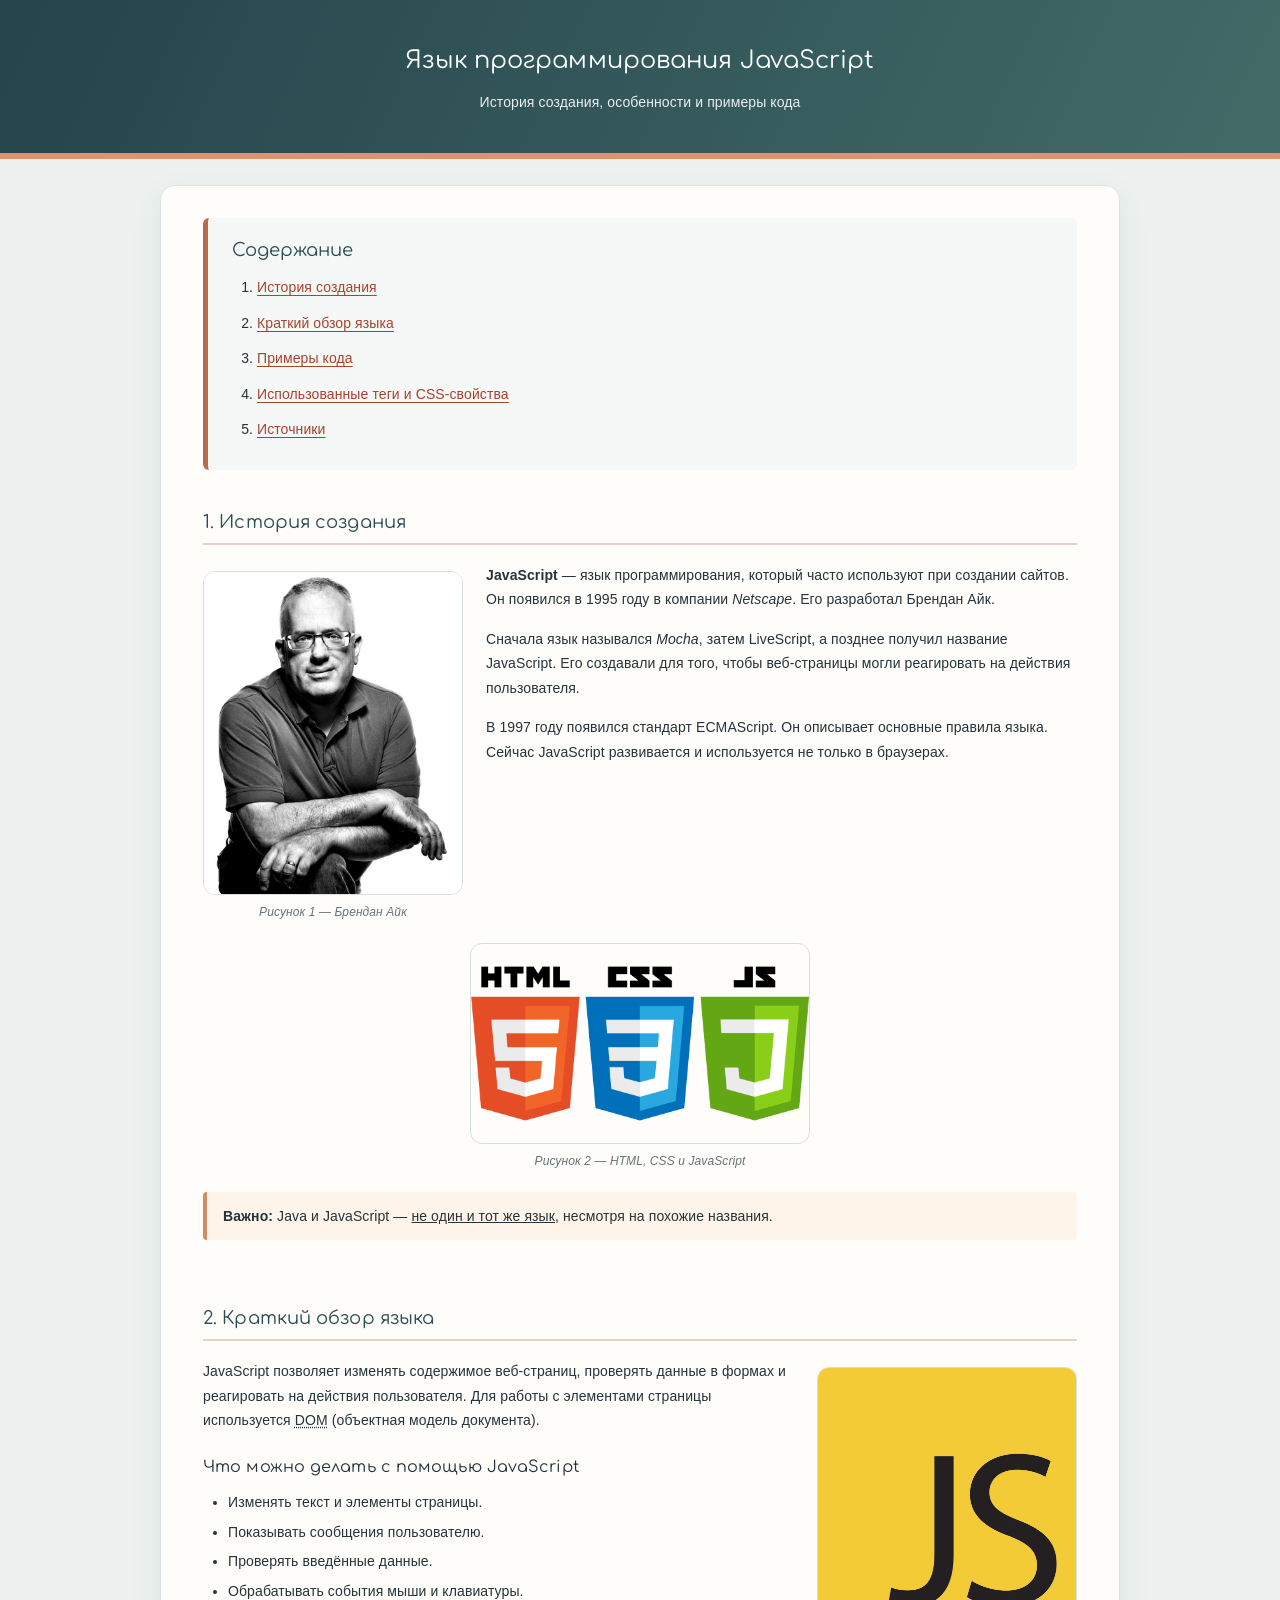
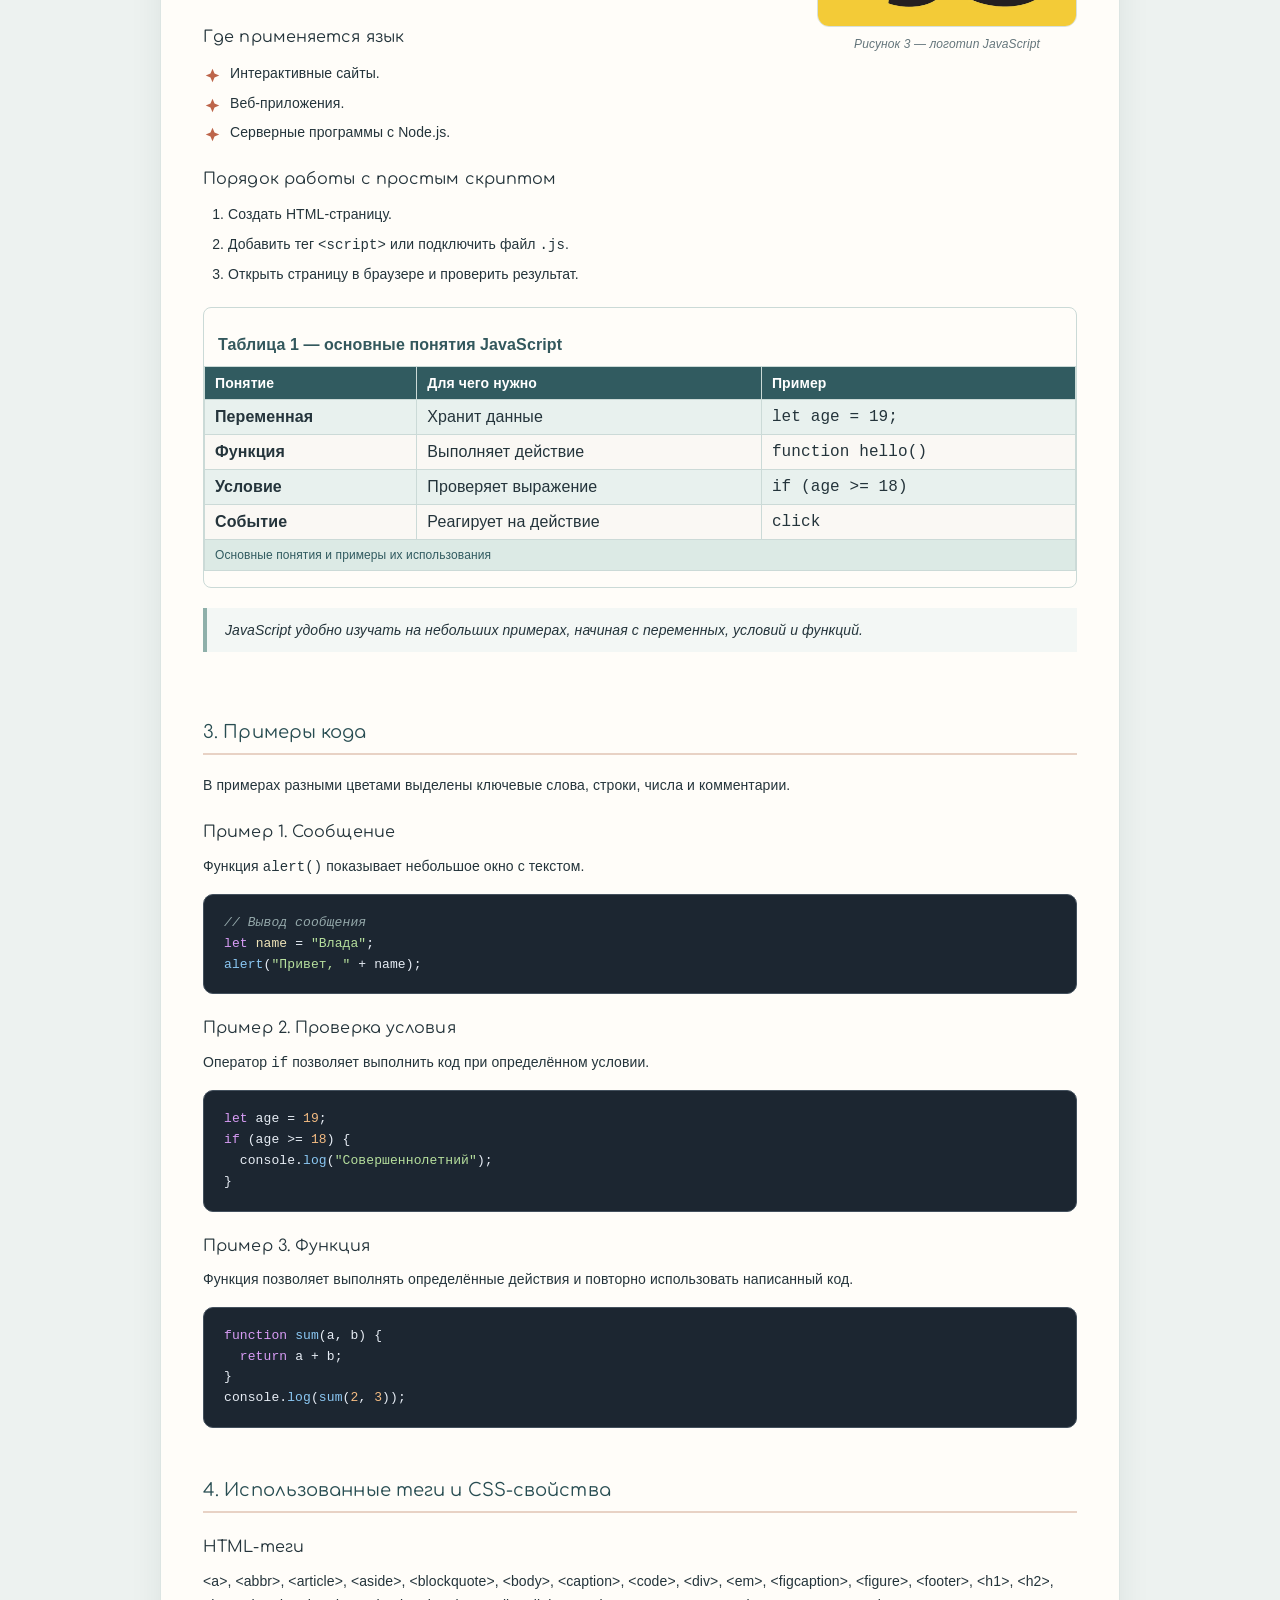
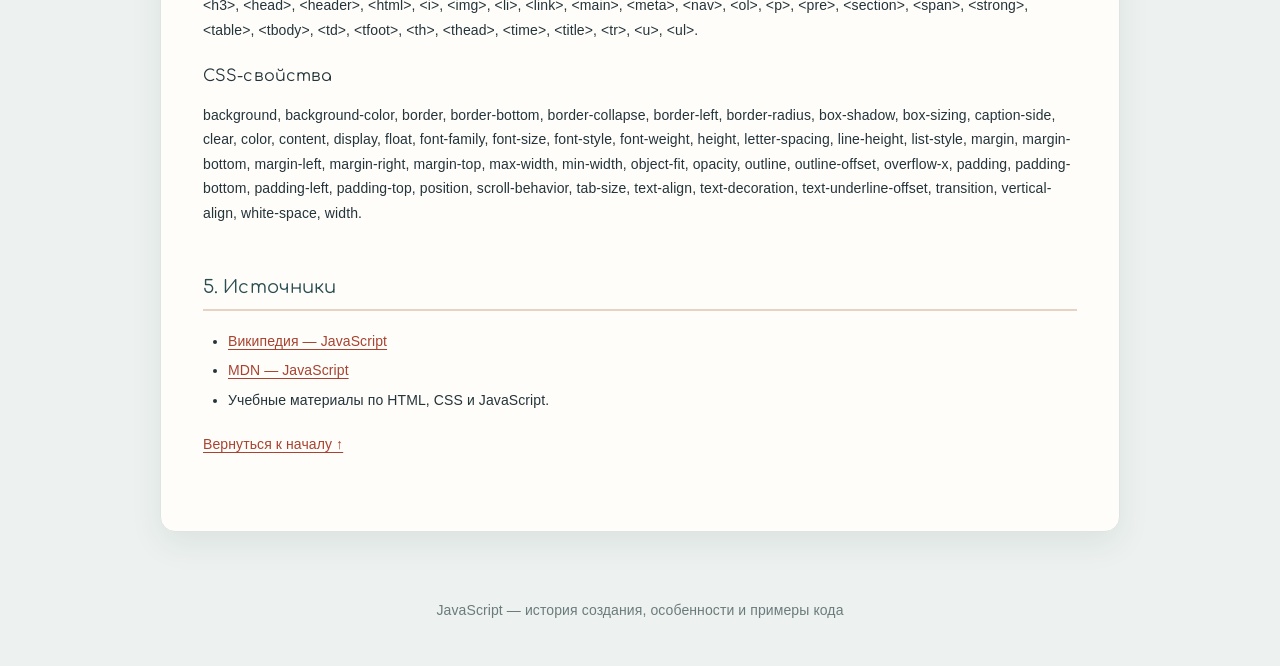
<file: 1 lab/index.html>
<html>
<html lang="ru">
<head>
    <meta charset="UTF-8">
    <meta name="viewport" content="width=device-width, initial-scale=1.0">
    <meta name="description" content="История языка JavaScript, его особенности и примеры кода">
    <title>JavaScript — история и примеры</title>
    <link rel="stylesheet" href="normalize.css">
    <link rel="stylesheet" href="style.css">
</head>

<body>
    <header class="site-header" id="top">
        <h1>Язык программирования JavaScript</h1>
        <p class="subtitle">История создания, особенности и примеры кода</p>
    </header>

    <main class="page">
        <nav class="toc" aria-label="Содержание">
            <h2>Содержание</h2>
            <ol>
                <li><a href="#history">История создания</a></li>
                <li><a href="#overview">Краткий обзор языка</a></li>
                <li><a href="#examples">Примеры кода</a></li>
                <li><a href="#elements">Использованные теги и CSS-свойства</a></li>
                <li><a href="#sources">Источники</a></li>
            </ol>
        </nav>

        <article>
            <section id="history" class="clearfix">
                <h2>1. История создания</h2>

               <figure class="figure float-left">
    		<img src="images/brendan.PNG" width="280"
         	alt="Брендан Айк — создатель JavaScript">
   	 <figcaption>Рисунок 1 — Брендан Айк</figcaption>
		</figure>

                <p>
                    <strong>JavaScript</strong> — язык программирования,
                    который часто используют при создании сайтов.
                    Он появился в <time datetime="1995">1995 году</time>
                    в компании <em>Netscape</em>.
                    Его разработал Брендан Айк.
                </p>

                <p>
                    Сначала язык назывался <i>Mocha</i>, затем LiveScript,
                    а позднее получил название JavaScript.
                    Его создавали для того, чтобы веб-страницы
                    могли реагировать на действия пользователя.
                </p>

                <p>
                    В <time datetime="1997">1997 году</time> появился
                    стандарт ECMAScript. Он описывает основные правила языка.
                    Сейчас JavaScript развивается и используется
                    не только в браузерах.
                </p>

                <figure class="figure figure-center">
    		<img src="images/logo.PNG" width="420"
        	alt="Логотипы HTML, CSS и JavaScript">
   	 	<figcaption>Рисунок 2 — HTML, CSS и JavaScript</figcaption>
		</figure>

                <aside class="note">
                    <strong>Важно:</strong> Java и JavaScript —
                    <u>не один и тот же язык</u>,
                    несмотря на похожие названия.
                </aside>
            </section>

            <section id="overview" class="clearfix">
                <h2>2. Краткий обзор языка</h2>

                <figure class="figure float-right">
    		<img src="images/javascript.PNG" width="220"
         	alt="Логотип JavaScript">
    		<figcaption>Рисунок 3 — логотип JavaScript</figcaption>
		</figure>

                <p>
                    JavaScript позволяет изменять содержимое веб-страниц,
                    проверять данные в формах и реагировать на действия
                    пользователя. Для работы с элементами страницы
                    используется <abbr title="Document Object Model">DOM</abbr>
                    (объектная модель документа).
                </p>

                <h3>Что можно делать с помощью JavaScript</h3>
                <ul>
                    <li>Изменять текст и элементы страницы.</li>
                    <li>Показывать сообщения пользователю.</li>
                    <li>Проверять введённые данные.</li>
                    <li>Обрабатывать события мыши и клавиатуры.</li>
                </ul>

                <h3>Где применяется язык</h3>
                <ul class="image-bullets">
                    <li>Интерактивные сайты.</li>
                    <li>Веб-приложения.</li>
                    <li>Серверные программы с Node.js.</li>
                </ul>

                <h3>Порядок работы с простым скриптом</h3>
                <ol>
                    <li>Создать HTML-страницу.</li>
                    <li>
                        Добавить тег <code>&lt;script&gt;</code>
                        или подключить файл <code>.js</code>.
                    </li>
                    <li>Открыть страницу в браузере и проверить результат.</li>
                </ol>

                <div class="table-wrap">
                    <table class="t1">
                        <caption>Таблица 1 — основные понятия JavaScript</caption>
                        <thead>
                            <tr>
                                <th scope="col">Понятие</th>
                                <th scope="col">Для чего нужно</th>
                                <th scope="col">Пример</th>
                            </tr>
                        </thead>
                        <tbody>
                            <tr>
                                <th scope="row">Переменная</th>
                                <td>Хранит данные</td>
                                <td><code>let age = 19;</code></td>
                            </tr>
                            <tr>
                                <th scope="row">Функция</th>
                                <td>Выполняет действие</td>
                                <td><code>function hello()</code></td>
                            </tr>
                            <tr>
                                <th scope="row">Условие</th>
                                <td>Проверяет выражение</td>
                                <td><code>if (age &gt;= 18)</code></td>
                            </tr>
                            <tr>
                                <th scope="row">Событие</th>
                                <td>Реагирует на действие</td>
                                <td><code>click</code></td>
                            </tr>
                        </tbody>
                        <tfoot>
                            <tr>
                                <th colspan="3">
                                    Основные понятия и примеры их использования
                                </th>
                            </tr>
                        </tfoot>
                    </table>
                </div>

                <blockquote>
                    JavaScript удобно изучать на небольших примерах,
                    начиная с переменных, условий и функций.
                </blockquote>
            </section>

            <section id="examples">
                <h2>3. Примеры кода</h2>

                <p>
                    В примерах разными цветами выделены ключевые слова,
                    строки, числа и комментарии.
                </p>

                <h3>Пример 1. Сообщение</h3>
                <p>
                    Функция <code>alert()</code> показывает
                    небольшое окно с текстом.
                </p>

                <pre class="code-block"><code><span class="tok-comment">// Вывод сообщения</span>
<span class="tok-keyword">let</span> <span class="tok-name">name</span> = <span class="tok-string">"Влада"</span>;
<span class="tok-function">alert</span>(<span class="tok-string">"Привет, "</span> + name);</code></pre>

                <h3>Пример 2. Проверка условия</h3>
                <p>
                    Оператор <code>if</code> позволяет выполнить
                    код при определённом условии.
                </p>

                <pre class="code-block"><code><span class="tok-keyword">let</span> age = <span class="tok-number">19</span>;
<span class="tok-keyword">if</span> (age &gt;= <span class="tok-number">18</span>) {
  console.<span class="tok-function">log</span>(<span class="tok-string">"Совершеннолетний"</span>);
}</code></pre>

                <h3>Пример 3. Функция</h3>
                <p>
                    Функция позволяет выполнять определённые действия
                    и повторно использовать написанный код.
                </p>

                <pre class="code-block"><code><span class="tok-keyword">function</span> <span class="tok-function">sum</span>(a, b) {
  <span class="tok-keyword">return</span> a + b;
}
console.<span class="tok-function">log</span>(<span class="tok-function">sum</span>(<span class="tok-number">2</span>, <span class="tok-number">3</span>));</code></pre>
            </section>

            <section id="elements">
                <h2>4. Использованные теги и CSS-свойства</h2>

                <h3>HTML-теги</h3>
                <p>
                    &lt;a&gt;, &lt;abbr&gt;, &lt;article&gt;,
                    &lt;aside&gt;, &lt;blockquote&gt;, &lt;body&gt;,
                    &lt;caption&gt;, &lt;code&gt;, &lt;div&gt;,
                    &lt;em&gt;, &lt;figcaption&gt;, &lt;figure&gt;,
                    &lt;footer&gt;, &lt;h1&gt;, &lt;h2&gt;,
                    &lt;h3&gt;, &lt;head&gt;, &lt;header&gt;,
                    &lt;html&gt;, &lt;i&gt;, &lt;img&gt;,
                    &lt;li&gt;, &lt;link&gt;, &lt;main&gt;,
                    &lt;meta&gt;, &lt;nav&gt;, &lt;ol&gt;,
                    &lt;p&gt;, &lt;pre&gt;, &lt;section&gt;,
                    &lt;span&gt;, &lt;strong&gt;, &lt;table&gt;,
                    &lt;tbody&gt;, &lt;td&gt;, &lt;tfoot&gt;,
                    &lt;th&gt;, &lt;thead&gt;, &lt;time&gt;,
                    &lt;title&gt;, &lt;tr&gt;, &lt;u&gt;,
                    &lt;ul&gt;.
                </p>

          		 <h3>CSS-свойства</h3>
                <p>
                    
	
		<p>
   		 background, background-color, border, border-bottom,
    		border-collapse, border-left, border-radius, box-shadow,
    		box-sizing, caption-side, clear, color, content, display,
    		float, font-family, font-size, font-style, font-weight,
   		 height, letter-spacing, line-height, list-style, margin,
   		 margin-bottom, margin-left, margin-right, margin-top,
    		max-width, min-width, object-fit, opacity, outline,
    		outline-offset, overflow-x, padding, padding-bottom,
    		padding-left, padding-top, position, scroll-behavior,
    		tab-size, text-align, text-decoration, text-underline-offset,
    		transition, vertical-align, white-space, width.
		</p>


                </p>
            </section>

            <section id="sources">
                <h2>5. Источники</h2>

                <ul>
                    <li>
                        <a href="https://ru.wikipedia.org/wiki/JavaScript"
                           target="_blank" rel="noopener noreferrer">
                            Википедия — JavaScript
                        </a>
                    </li>
                    <li>
                        <a href="https://developer.mozilla.org/ru/docs/Web/JavaScript"
                           target="_blank" rel="noopener noreferrer">
                            MDN — JavaScript
                        </a>
                    </li>
                    <li>
                        Учебные материалы по HTML, CSS и JavaScript.
                    </li>
                </ul>

                <p>
                    <a href="#top">Вернуться к началу ↑</a>
                </p>
            </section>
        </article>
    </main>

    <footer class="site-footer">
        <p>JavaScript — история создания, особенности и примеры кода</p>
    </footer>
</body>
</html>
</file>
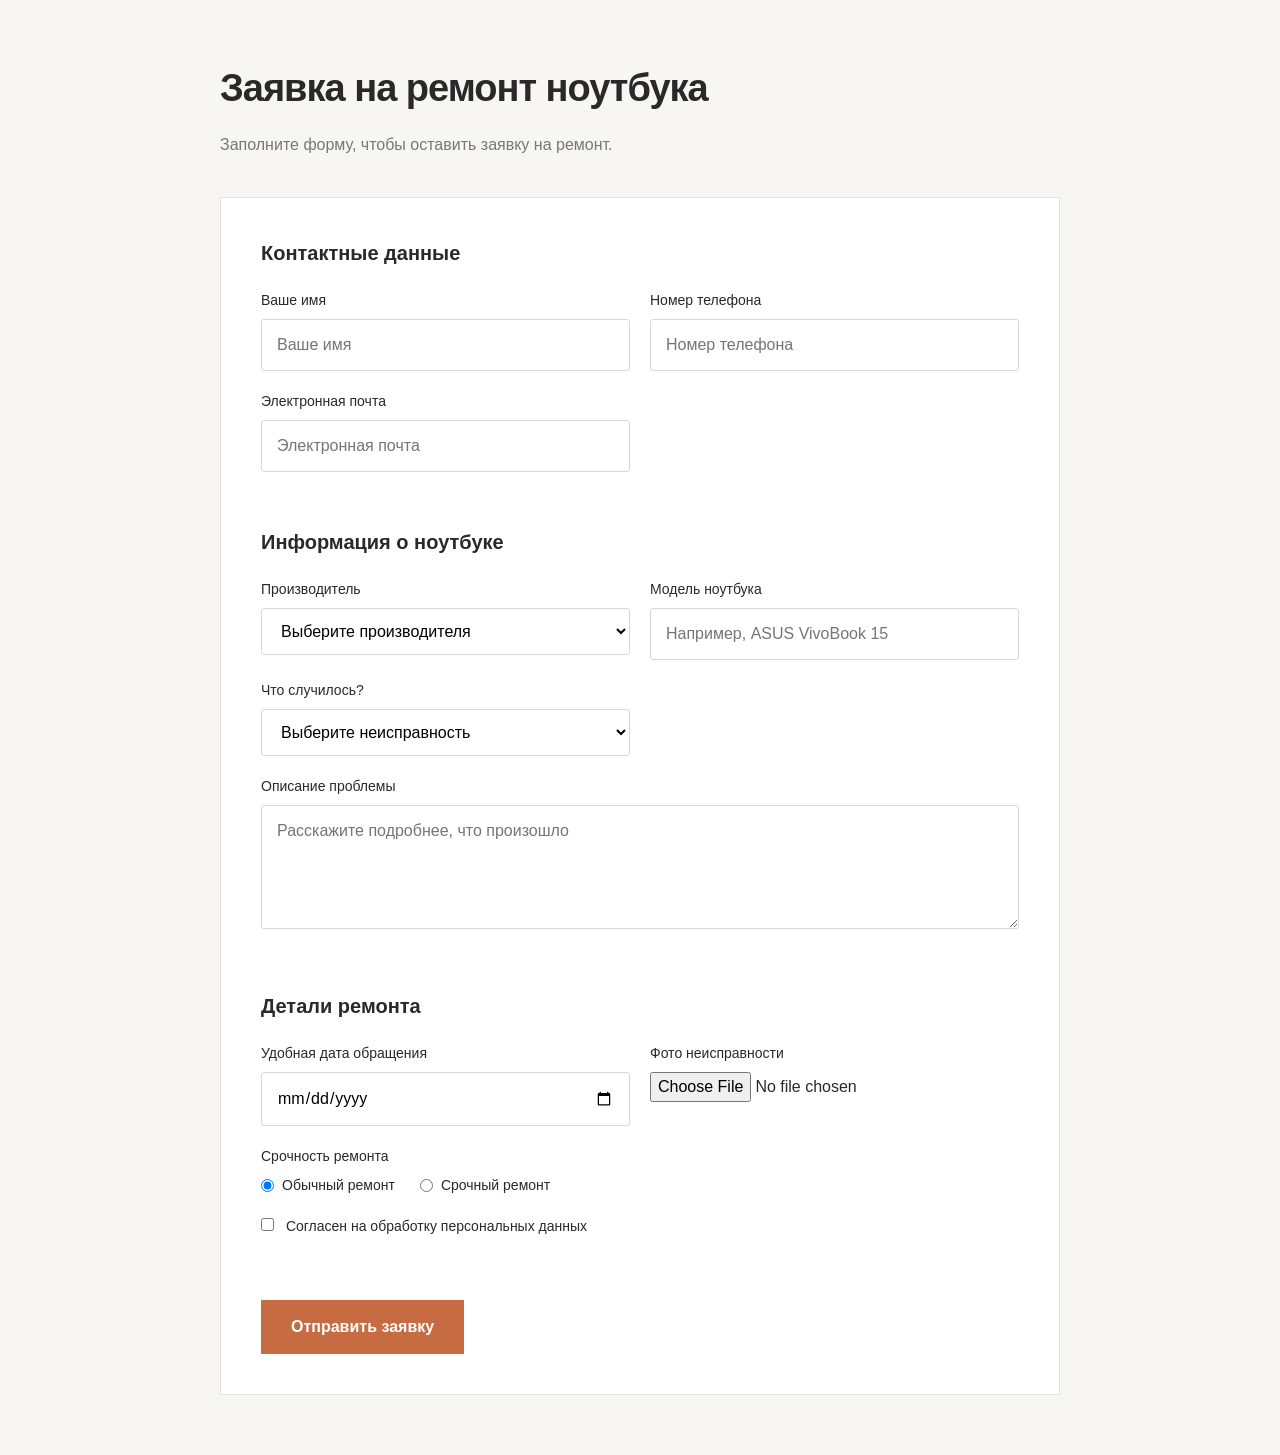
<file: lab 3/index.html>
<!DOCTYPE html>
<html lang="ru">
<head>
    <meta charset="UTF-8">
    <meta name="viewport" content="width=device-width, initial-scale=1.0">
    <title>Заявка на ремонт ноутбука</title>
    <link rel="stylesheet" href="normalize.css">
    <link rel="stylesheet" href="style.css">
</head>
<body>

    <main>
        <h1>Заявка на ремонт ноутбука</h1>
        <p>Заполните форму, чтобы оставить заявку на ремонт.</p>

        <form action="#" method="post">
	
<fieldset>
    <legend>Контактные данные</legend>

    <div class="form-group">
        <label for="name">Ваше имя</label>
        <input type="text" id="name" name="name"
               placeholder="Ваше имя" required>
    </div>

    <div class="form-group">
        <label for="phone">Номер телефона</label>
        <input type="tel" id="phone" name="phone"
               placeholder="Номер телефона" required>
    </div>

    <div class="form-group">
        <label for="email">Электронная почта</label>
        <input type="email" id="email" name="email"
               placeholder="Электронная почта">
    </div>
</fieldset>
 	
<fieldset>
    <legend>Информация о ноутбуке</legend>

    <div class="form-group">
        <label for="brand">Производитель</label>
        <select id="brand" name="brand" required>
            <option value="">Выберите производителя</option>
            <option value="asus">ASUS</option>
            <option value="acer">Acer</option>
            <option value="lenovo">Lenovo</option>
            <option value="hp">HP</option>
            <option value="apple">Apple</option>
            <option value="other">Другой</option>
        </select>
    </div>

    <div class="form-group">
        <label for="model">Модель ноутбука</label>
        <input type="text" id="model" name="model"
               placeholder="Например, ASUS VivoBook 15">
    </div>

    <div class="form-group">
        <label for="problem">Что случилось?</label>
        <select id="problem" name="problem" required>
            <option value="">Выберите неисправность</option>
            <option value="screen">Повреждён экран</option>
            <option value="power">Не включается</option>
            <option value="battery">Не держит заряд</option>
            <option value="keyboard">Не работает клавиатура</option>
            <option value="slow">Медленно работает</option>
            <option value="other">Другая проблема</option>
        </select>

    </div>

    <div class="form-group">
        <label for="description">Описание проблемы</label>
        <textarea id="description" name="description"
                  rows="4"
                  placeholder="Расскажите подробнее, что произошло"></textarea>
    </div>
</fieldset>
	
<fieldset>
    <legend>Детали ремонта</legend>

    <div class="form-group">
        <label for="date">Удобная дата обращения</label>
        <input type="date" id="date" name="date" required>
    </div>

    <div class="form-group">
        <label for="photo">Фото неисправности</label>
        <input type="file" id="photo" name="photo"
               accept="image/*">
    </div>

    <div class="form-group">
        <label>Срочность ремонта</label>

        <div class="radio-group">
            <label>
                <input type="radio" name="urgency"
                       value="normal" checked>
                Обычный ремонт
            </label>

            <label>
                <input type="radio" name="urgency"
                       value="urgent">
                Срочный ремонт
            </label>
        </div>
    </div>

    <div class="form-group">
        <label>
            <input type="checkbox" name="agreement" required>
            Согласен на обработку персональных данных
        </label>
    </div>
</fieldset>

<button type="submit">Отправить заявку</button>


        </form>
    </main>

</body>
</html>
</file>
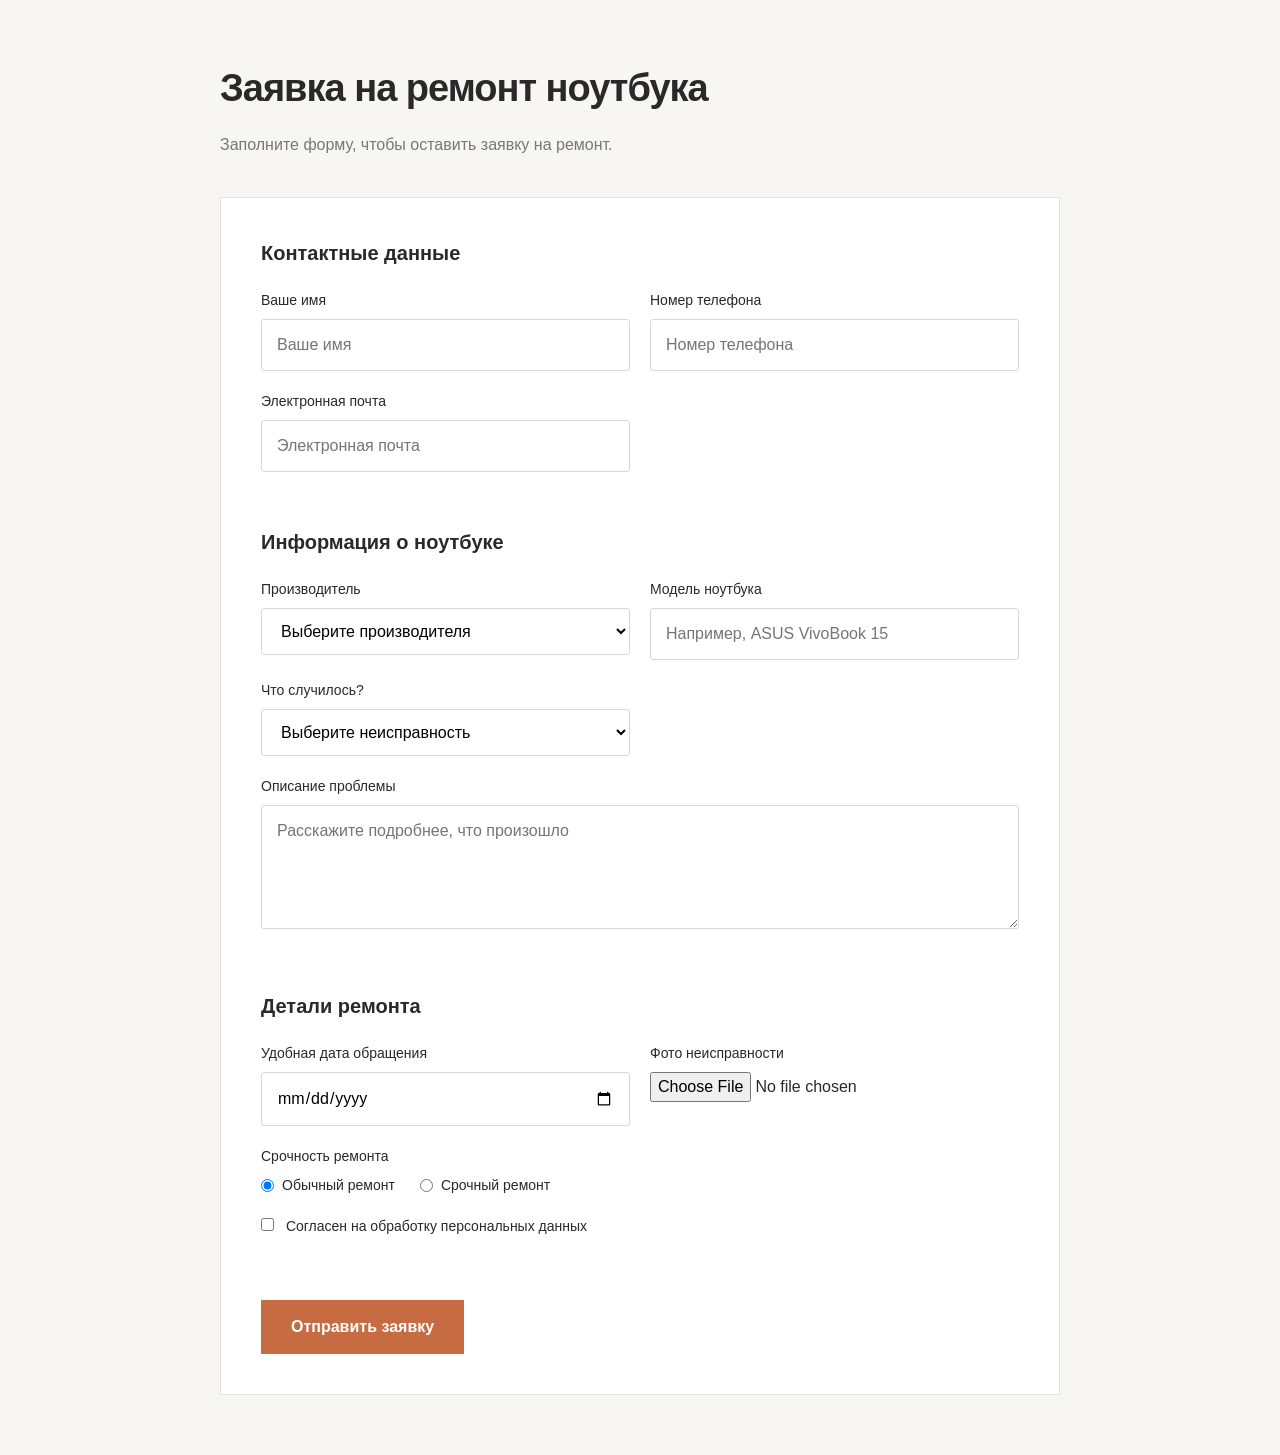
<file: lab 6/index.html>
<!DOCTYPE html>
<html lang="ru">
<head>
    <meta charset="UTF-8">
    <meta name="viewport" content="width=device-width, initial-scale=1.0">
    <title>Заявка на ремонт ноутбука</title>
    <link rel="stylesheet" href="normalize.css">
    <link rel="stylesheet" href="style.css">
</head>
<body>

    <main>
        <h1>Заявка на ремонт ноутбука</h1>
        <p>Заполните форму, чтобы оставить заявку на ремонт.</p>

        <form action="#" method="post" novalidate>
	
<fieldset>
    <legend>Контактные данные</legend>

    <div class="form-group">
        <label for="name">Ваше имя</label>
        <input type="text" id="name" name="name"
               placeholder="Ваше имя" required>
    </div>

    <div class="form-group">
        <label for="phone">Номер телефона</label>
        <input type="tel" id="phone" name="phone"
               placeholder="Номер телефона" required>
    </div>

    <div class="form-group">
        <label for="email">Электронная почта</label>
        <input type="email" id="email" name="email"
               placeholder="Электронная почта">
    </div>
</fieldset>
 	
<fieldset>
    <legend>Информация о ноутбуке</legend>

    <div class="form-group">
        <label for="brand">Производитель</label>
        <select id="brand" name="brand" required>
            <option value="">Выберите производителя</option>
            <option value="asus">ASUS</option>
            <option value="acer">Acer</option>
            <option value="lenovo">Lenovo</option>
            <option value="hp">HP</option>
            <option value="apple">Apple</option>
            <option value="other">Другой</option>
        </select>
    </div>

    <div class="form-group">
        <label for="model">Модель ноутбука</label>
        <input type="text" id="model" name="model"
               placeholder="Например, ASUS VivoBook 15">
    </div>

    <div class="form-group">
        <label for="problem">Что случилось?</label>
        <select id="problem" name="problem" required>
            <option value="">Выберите неисправность</option>
            <option value="screen">Повреждён экран</option>
            <option value="power">Не включается</option>
            <option value="battery">Не держит заряд</option>
            <option value="keyboard">Не работает клавиатура</option>
            <option value="slow">Медленно работает</option>
            <option value="other">Другая проблема</option>
        </select>

    </div>

    <div class="form-group">
        <label for="description">Описание проблемы</label>
        <textarea id="description" name="description"
                  rows="4"
                  placeholder="Расскажите подробнее, что произошло"></textarea>
    </div>
</fieldset>
	
<fieldset>
    <legend>Детали ремонта</legend>

    <div class="form-group">
        <label for="date">Удобная дата обращения</label>
        <input type="date" id="date" name="date" required>
    </div>

    <div class="form-group">
        <label for="photo">Фото неисправности</label>
        <input type="file" id="photo" name="photo"
               accept="image/*">
    </div>

    <div class="form-group">
        <label>Срочность ремонта</label>

        <div class="radio-group">
            <label>
                <input type="radio" name="urgency"
                       value="normal" checked>
                Обычный ремонт
            </label>

            <label>
                <input type="radio" name="urgency"
                       value="urgent">
                Срочный ремонт
            </label>
        </div>
    </div>

    <div class="form-group">
        <label>
            <input type="checkbox" name="agreement" required>
            Согласен на обработку персональных данных
        </label>
    </div>
</fieldset>

<button type="submit">Отправить заявку</button>


        </form>

<div id="result" aria-live="polite"></div>

    </main>
<script src="script.js"></script>
</body>
</html>
</file>
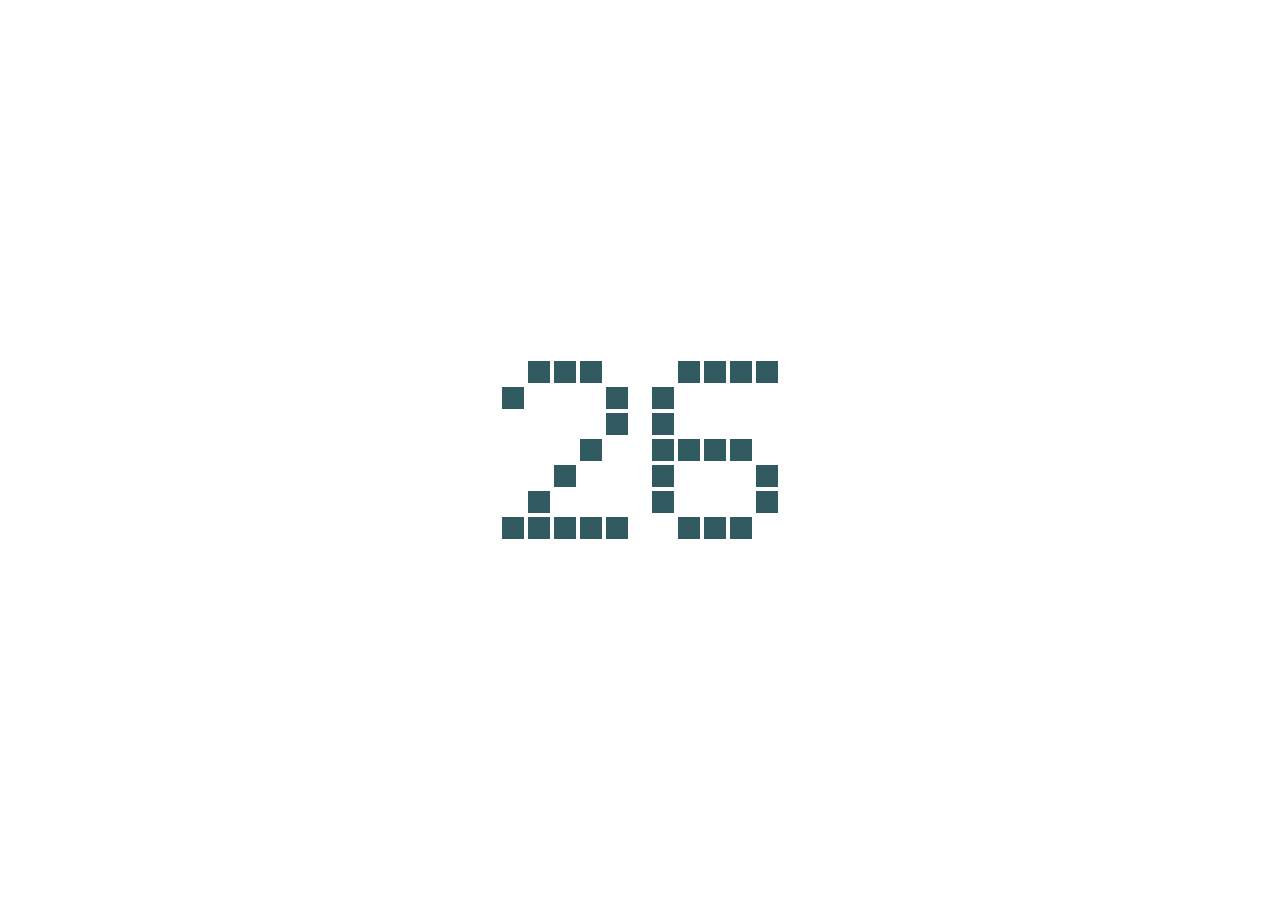
<file: lab 2/task1/index.html>
<html lang="ru">
<head>
    <meta charset="UTF-8">
    <meta name="viewport" content="width=device-width, initial-scale=1.0">
    <title>Задание 1 - цифры 26</title>
    <link rel="stylesheet" href="style.css">
</head>
<body>
    <div class="number">
        <div class="digit">
            <div class="line"><div class="empty"></div><div class="pixel"></div><div class="pixel"></div><div class="pixel"></div><div class="empty"></div></div>
            <div class="line"><div class="pixel"></div><div class="empty"></div><div class="empty"></div><div class="empty"></div><div class="pixel"></div></div>
            <div class="line"><div class="empty"></div><div class="empty"></div><div class="empty"></div><div class="empty"></div><div class="pixel"></div></div>
            <div class="line"><div class="empty"></div><div class="empty"></div><div class="empty"></div><div class="pixel"></div><div class="empty"></div></div>
            <div class="line"><div class="empty"></div><div class="empty"></div><div class="pixel"></div><div class="empty"></div><div class="empty"></div></div>
            <div class="line"><div class="empty"></div><div class="pixel"></div><div class="empty"></div><div class="empty"></div><div class="empty"></div></div>
            <div class="line"><div class="pixel"></div><div class="pixel"></div><div class="pixel"></div><div class="pixel"></div><div class="pixel"></div></div>
        </div>
        <div class="digit">
            <div class="line"><div class="empty"></div><div class="pixel"></div><div class="pixel"></div><div class="pixel"></div><div class="pixel"></div></div>
            <div class="line"><div class="pixel"></div><div class="empty"></div><div class="empty"></div><div class="empty"></div><div class="empty"></div></div>
            <div class="line"><div class="pixel"></div><div class="empty"></div><div class="empty"></div><div class="empty"></div><div class="empty"></div></div>
            <div class="line"><div class="pixel"></div><div class="pixel"></div><div class="pixel"></div><div class="pixel"></div><div class="empty"></div></div>
            <div class="line"><div class="pixel"></div><div class="empty"></div><div class="empty"></div><div class="empty"></div><div class="pixel"></div></div>
            <div class="line"><div class="pixel"></div><div class="empty"></div><div class="empty"></div><div class="empty"></div><div class="pixel"></div></div>
            <div class="line"><div class="empty"></div><div class="pixel"></div><div class="pixel"></div><div class="pixel"></div><div class="empty"></div></div>
        </div>
    </div>
</body>
</html>
</file>
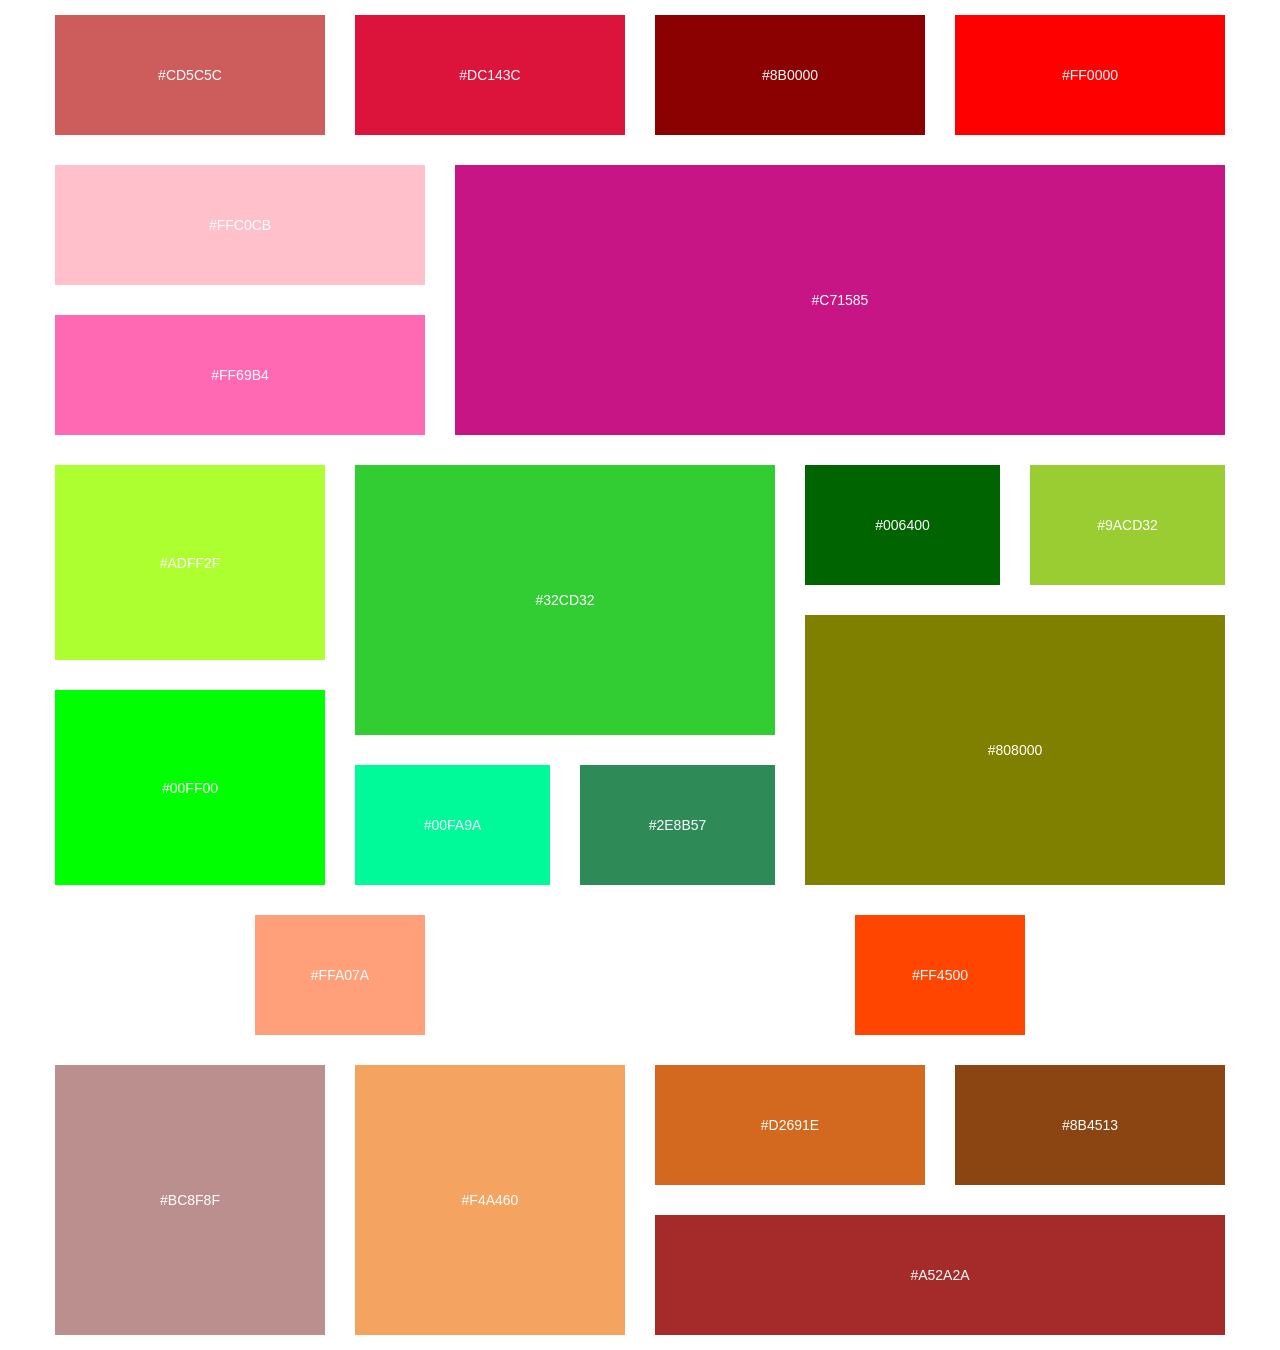
<file: lab 2/task2/index.html>
<html lang="ru">
<head>
    <meta charset="UTF-8">
    <meta name="viewport" content="width=device-width, initial-scale=1.0">
    <title>Практическая работа 2 - вариант 13</title>
    <link rel="stylesheet" href="style.css">
</head>
<body>
    <div class="container">
        <div class="red section">
            <div class="block red1">#CD5C5C</div>
            <div class="block red2">#DC143C</div>
            <div class="block red3">#8B0000</div>
            <div class="block red4">#FF0000</div>
        </div>

        <div class="pink section">
            <div class="pink-left">
                <div class="block pink1">#FFC0CB</div>
                <div class="block pink2">#FF69B4</div>
            </div>
            <div class="block pink3">#C71585</div>
        </div>

        <div class="green section">
            <div class="green-left">
                <div class="block green1">#ADFF2F</div>
                <div class="block green2">#00FF00</div>
            </div>
            <div class="green-middle">
                <div class="block green3">#32CD32</div>
                <div class="block green4">#00FA9A</div>
                <div class="block green5">#2E8B57</div>
            </div>
            <div class="green-right">
                <div class="block green6">#006400</div>
                <div class="block green7">#9ACD32</div>
                <div class="block green8">#808000</div>
            </div>
        </div>

        <div class="orange section">
            <div class="block orange1">#FFA07A</div>
            <div class="block orange2">#FF4500</div>
        </div>

        <div class="brown section">
            <div class="block brown1">#BC8F8F</div>
            <div class="block brown2">#F4A460</div>
            <div class="brown-right">
                <div class="block brown3">#D2691E</div>
                <div class="block brown4">#8B4513</div>
                <div class="block brown5">#A52A2A</div>
            </div>
        </div>
    </div>
</body>
</html>
</file>
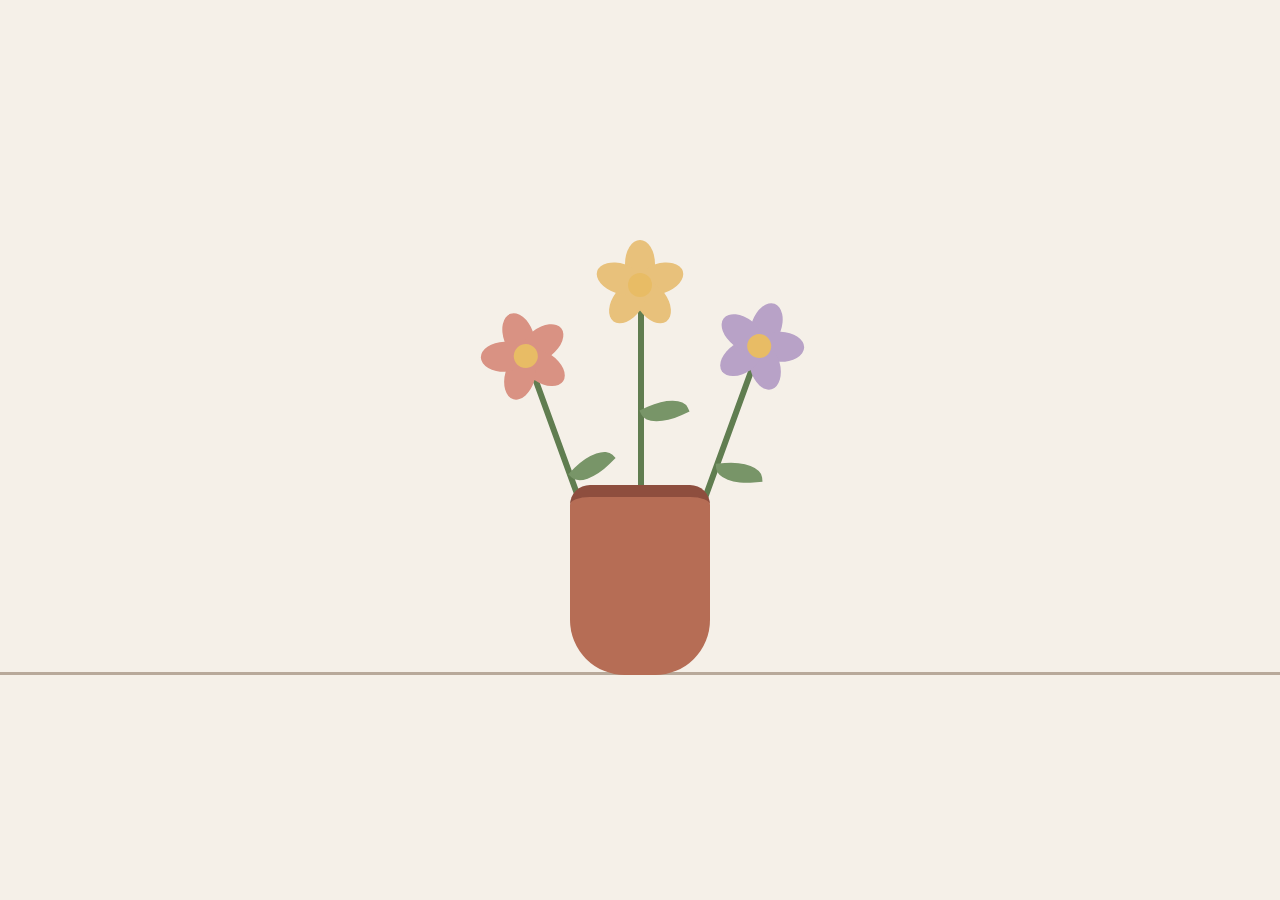
<file: lab 4/task 1/index.html>
<!DOCTYPE html>
<html lang="ru">
<head>
    <meta charset="UTF-8">
    <meta name="viewport" content="width=device-width, initial-scale=1.0">
    <title>Ваза с цветами</title>
    <link rel="stylesheet" href="style.css">
</head>
<body>

    <main class="scene">
        <div class="bouquet">

            <div class="flower flower-left">
                <div class="petals">
                    <div class="petal"></div>
                    <div class="petal"></div>
                    <div class="petal"></div>
                    <div class="petal"></div>
                    <div class="petal"></div>
                    <div class="center"></div>
                </div>
                <div class="stem"></div>
                <div class="leaf"></div>
            </div>

            <div class="flower flower-middle">
                <div class="petals">
                    <div class="petal"></div>
                    <div class="petal"></div>
                    <div class="petal"></div>
                    <div class="petal"></div>
                    <div class="petal"></div>
                    <div class="center"></div>
                </div>
                <div class="stem"></div>
                <div class="leaf"></div>
            </div>

            <div class="flower flower-right">
                <div class="petals">
                    <div class="petal"></div>
                    <div class="petal"></div>
                    <div class="petal"></div>
                    <div class="petal"></div>
                    <div class="petal"></div>
                    <div class="center"></div>
                </div>
                <div class="stem"></div>
                <div class="leaf"></div>
            </div>

            <div class="vase"></div>
        </div>

        <div class="table"></div>
    </main>

</body>
</html>
</file>
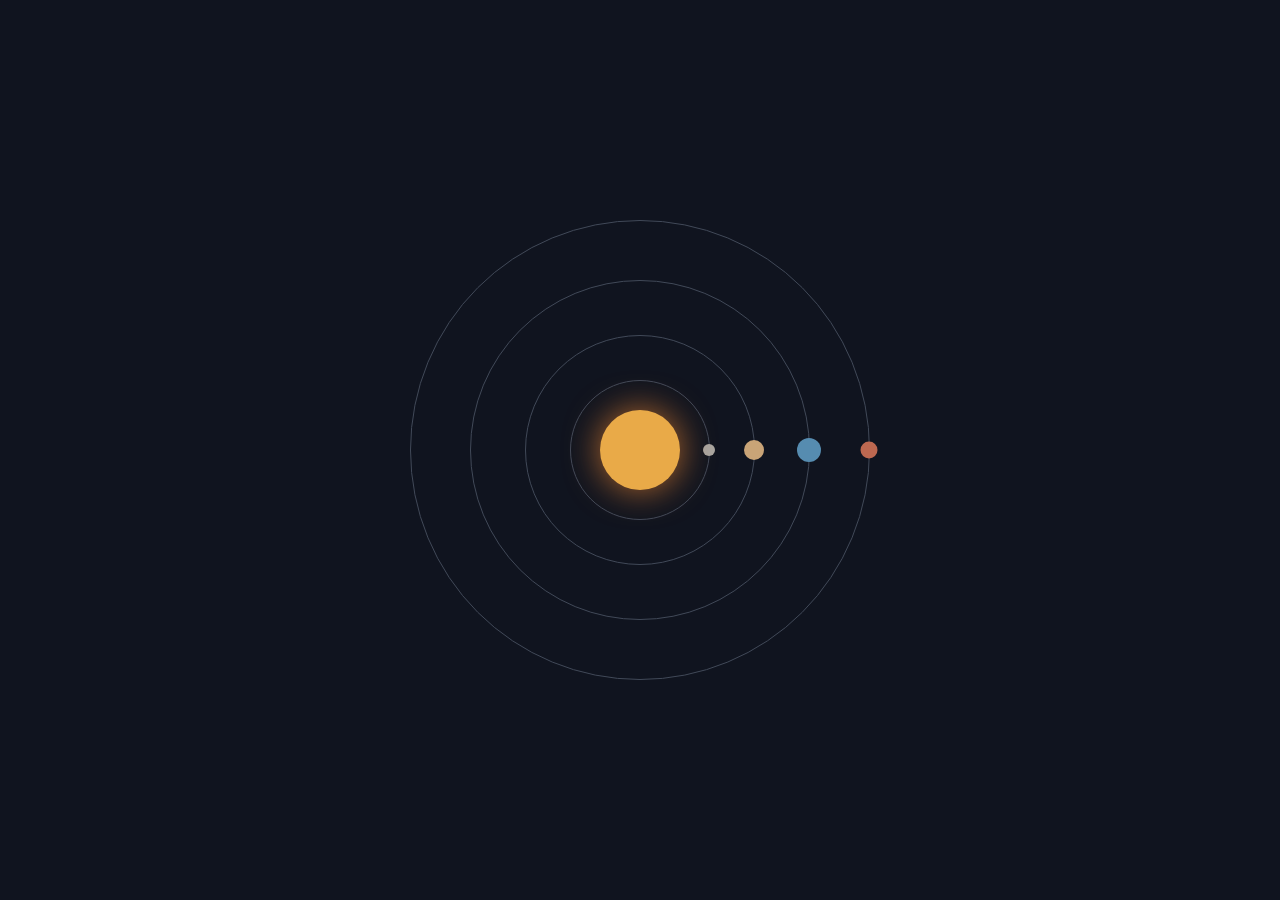
<file: lab 4/task 2/index1.html>
<!DOCTYPE html>
<html lang="ru">
<head>
    <meta charset="UTF-8">
    <meta name="viewport" content="width=device-width, initial-scale=1.0">
    <title>Солнечная система</title>
    <link rel="stylesheet" href="style.css">
</head>
<body>

    <main class="space">
        <div class="solar-system">

            <div class="sun"></div>

            <div class="orbit mercury-orbit">
                <div class="planet mercury"></div>
            </div>

            <div class="orbit venus-orbit">
                <div class="planet venus"></div>
            </div>

            <div class="orbit earth-orbit">
                <div class="planet earth"></div>
            </div>

            <div class="orbit mars-orbit">
                <div class="planet mars"></div>
            </div>

        </div>
    </main>

</body>
</html>
</file>
<file: 1 lab/style.css>
@font-face {
    font-family: "Comfortaa Local";
    src: url("fonts/Comfortaa-Regular.ttf") format("truetype");
    font-weight: 400;
    font-style: normal;
    font-display: swap;
}

:root {
    --ink: #24343b;
    --muted: #64757b;
    --paper: #fffdf9;
    --line: #dce5e3;
    --dark: #1c2631;
}

* {
    box-sizing: border-box;
}

html {
    scroll-behavior: smooth;
}

body {
    background-color: #edf2f0;
    color: var(--ink);
    font-family: Arial, Helvetica, sans-serif;
    font-size: 14px;
    line-height: 1.75;
    letter-spacing: 0.1px;
}

a {
    color: #a74330;
    text-decoration: underline;
    text-underline-offset: 3px;
    transition: color 0.2s ease;
}

a:hover {
    color: #703120;
}

a:focus-visible {
    outline: 3px solid #e3a073;
    outline-offset: 3px;
}

.site-header {
    background: linear-gradient(115deg, #25444c, #426b68);
    color: white;
    padding: 45px 24px 38px;
    text-align: center;
    border-bottom: 6px solid #df9272;
}

h1, h2, h3 {
    font-family: "Comfortaa Local", Arial, sans-serif;
    font-weight: 400;
    line-height: 1.35;
}

h1 {
    font-size: 24px;
    margin: 0 auto 13px;
    max-width: 750px;
}

h2 {
    font-size: 18px;
    margin: 0 0 18px;
    color: #284d52;
    padding-bottom: 9px;
    border-bottom: 2px solid #e8d2c5;
}

h3 {
    font-size: 16px;
    margin: 24px 0 10px;
}

.subtitle {
    font-size: 14px;
    opacity: 0.9;
    margin: 0;
}

.page {
    width: calc(100% - 36px);
    max-width: 960px;
    min-width: 280px;
    margin: 26px auto 48px;
    background: var(--paper);
    border: 1px solid var(--line);
    border-radius: 15px;
    box-shadow: 0 12px 32px rgba(30, 54, 55, 0.08);
    padding: 32px 42px;
}

section {
    margin-bottom: 42px;
    padding-top: 8px;
}

p {
    margin: 0 0 15px;
}

.toc {
    background: #f5f8f6;
    border-left: 5px solid #b96a4d;
    padding: 20px 24px;
    margin-bottom: 32px;
    border-radius: 6px;
}

.toc h2 {
    border: 0;
    padding: 0;
    margin-bottom: 10px;
}

.toc ol {
    margin: 0;
    padding-left: 25px;
}

.toc li {
    padding: 3px 0;
}

.figure {
    margin: 8px 0 20px;
    width: 260px;
    max-width: 100%;
}

.figure img {
    display: block;
    width: 100%;
    height: auto;
    object-fit: contain;
    border-radius: 12px;
    border: 1px solid #d7e0dc;
}

.figure figcaption {
    font-size: 12px;
    text-align: center;
    color: var(--muted);
    margin-top: 7px;
    font-style: italic;
}

.float-left {
    float: left;
    margin-right: 23px;
}

.float-right {
    float: right;
    margin-left: 23px;
}

.figure-center {
    margin: 20px auto;
    width: 340px;
    text-align: center;
    clear: both;
}

.clearfix::after {
    content: "";
    display: table;
    clear: both;
}

.note {
    background: #fff4e9;
    border-left: 4px solid #cf8c60;
    padding: 12px 16px;
    border-radius: 4px;
    margin: 16px 0;
}

blockquote {
    margin: 18px 0;
    padding: 10px 18px;
    border-left: 4px solid #8fb0aa;
    background: #f3f7f5;
    font-style: italic;
}

ul, ol {
    padding-left: 25px;
    margin: 12px 0 20px;
}

li {
    margin-bottom: 5px;
}

.image-bullets {
    list-style: none;
    padding-left: 0;
}

.image-bullets li {
    padding-left: 27px;
    position: relative;
}

.image-bullets li::before {
    content: "";
    background: url("images/bullet.svg") center / contain no-repeat;
    position: absolute;
    left: 2px;
    top: 7px;
    width: 15px;
    height: 15px;
}

.table-wrap {
    overflow-x: auto;
    margin: 20px 0;
    border-radius: 8px;
    border: 1px solid #cbdad7;
}

table {
    width: 100%;
    margin: 1em auto;
    border-collapse: collapse;
    border-spacing: 0;
    background: white;
    text-align: left;
    font-family: Arial, Helvetica, sans-serif;
}

caption {
    caption-side: top;
    text-align: left;
    font-weight: bold;
    padding: 12px 14px;
    color: #33585d;
}

th, td {
    padding: 8px 10px;
    border: 1px solid #cbdad7;
    vertical-align: top;
}

thead th {
    background: #315b60;
    color: white;
    text-align: left;
    font-size: 14px;
}

tbody tr:nth-child(odd) {
    background: #e8f1ee;
}

tbody tr:nth-child(even) {
    background: #faf8f4;
}

tbody tr:hover {
    background: #dceae5;
}

tfoot th, tfoot td {
    background: #dceae5;
    color: #315b60;
    text-align: left;
    font-size: 12px;
    font-weight: normal;
}

.code-block {
    background: var(--dark);
    color: #e7edf5;
    padding: 18px 20px;
    border-radius: 10px;
    overflow-x: auto;
    white-space: pre;
    tab-size: 4;
    font-size: 13px;
    line-height: 1.6;
    border: 1px solid #43505d;
}

.code-block code {
    font-family: Consolas, "Courier New", monospace;
}

.tok-keyword {
    color: #d89cf5;
}

.tok-string {
    color: #b6df9d;
}

.tok-number {
    color: #f3bb82;
}

.tok-comment {
    color: #94a8aa;
    font-style: italic;
}

.tok-function {
    color: #8bc8f4;
}

.tok-name {
    color: #f0e4b8;
}

.site-footer {
    text-align: center;
    color: #6b7b7b;
    padding: 18px 10px 28px;
}

@media (max-width: 640px) {
    .page {
        width: calc(100% - 18px);
        padding: 20px 17px;
        margin-top: 12px;
    }

    .site-header {
        padding: 30px 16px;
    }

    .float-left, .float-right {
        float: none;
        margin: 12px auto 20px;
    }

    .figure {
        width: 100%;
        max-width: 330px;
    }

    .code-block {
        font-size: 11px;
        padding: 12px;
    }
}
</file>
<file: lab 3/style.css>
* {
    box-sizing: border-box;
}

body {
    margin: 0;
    background-color: #f7f6f2;
    color: #292929;
    font-family: Arial, sans-serif;
    line-height: 1.5;
}

main {
    max-width: 900px;
    margin: 60px auto;
    padding: 0 30px;
}

h1 {
    font-size: 38px;
    font-weight: 600;
    letter-spacing: -1px;
    margin-bottom: 10px;
}

main > p {
    color: #777;
    margin-bottom: 40px;
}

form {
    background-color: #fff;
    border: 1px solid #e5e2dc;
    padding: 40px;
}

fieldset {
    border: none;
    padding: 0;
    margin: 0 0 35px;
}

legend {
    font-size: 20px;
    font-weight: bold;
    margin-bottom: 22px;
}

.form-group {
    margin-bottom: 20px;
}

.form-group > label {
    display: block;
    margin-bottom: 8px;
    font-size: 14px;
    font-weight: 500;
}

input,
select,
textarea {
    font: inherit;
}

input:not([type="radio"]):not([type="checkbox"]):not([type="file"]),
select,
textarea {
    width: 100%;
    padding: 13px 15px;
    border: 1px solid #d8d8d8;
    border-radius: 3px;
    background-color: #fff;
}

input:focus,
select:focus,
textarea:focus {
    outline: 1px solid #c76b43;
    border-color: #c76b43;
}

textarea {
    resize: vertical;
}

.radio-group {
    display: flex;
    gap: 25px;
}

.radio-group label {
    display: flex;
    align-items: center;
    gap: 8px;
    font-size: 14px;
}

input[type="checkbox"] {
    margin-right: 8px;
}

button {
    background-color: #c76b43;
    color: white;
    border: none;
    padding: 15px 30px;
    font: inherit;
    font-weight: bold;
    cursor: pointer;
}

button:hover {
    background-color: #a95431;
}

@media (max-width: 600px) {
    main {
        margin: 25px auto;
        padding: 0 15px;
    }

    h1 {
        font-size: 27px;
        letter-spacing: -0.5px;
    }

    main > p {
        font-size: 14px;
        margin-bottom: 25px;
    }

    form {
        padding: 22px 18px;
    }

    legend {
        font-size: 18px;
        margin-bottom: 18px;
    }

    .form-group > label {
        display: none;
    }

.form-group > label {
    display: none;
}

.form-group:has(select) > label,
.form-group:has(input[type="date"]) > label,
.form-group:has(input[type="file"]) > label,
.form-group:has(.radio-group) > label,
.form-group > label:has(input[type="checkbox"]) {
    display: block;
}

    .radio-group {
        flex-direction: column;
        gap: 12px;
    }

    .radio-group label {
        display: flex;
    }

    input[type="checkbox"] {
        margin-right: 8px;
    }

    button {
        width: 100%;
    }
}

@media (min-width: 601px) {
    fieldset {
        display: flex;
        flex-wrap: wrap;
        gap: 0 20px;
    }

    legend {
        width: 100%;
    }

    .form-group {
        width: calc(50% - 10px);
    }

    .form-group:has(textarea),
    .form-group:has(.radio-group),
    .form-group:has(input[type="checkbox"]) {
        width: 100%;
    }
}
</file>
<file: lab 6/style.css>
* {
    box-sizing: border-box;
}

body {
    margin: 0;
    background-color: #f7f6f2;
    color: #292929;
    font-family: Arial, sans-serif;
    line-height: 1.5;
}

main {
    max-width: 900px;
    margin: 60px auto;
    padding: 0 30px;
}

h1 {
    font-size: 38px;
    font-weight: 600;
    letter-spacing: -1px;
    margin-bottom: 10px;
}

main > p {
    color: #777;
    margin-bottom: 40px;
}

form {
    background-color: #fff;
    border: 1px solid #e5e2dc;
    padding: 40px;
}

fieldset {
    border: none;
    padding: 0;
    margin: 0 0 35px;
}

legend {
    font-size: 20px;
    font-weight: bold;
    margin-bottom: 22px;
}

.form-group {
    margin-bottom: 20px;
}

.form-group > label {
    display: block;
    margin-bottom: 8px;
    font-size: 14px;
    font-weight: 500;
}

input,
select,
textarea {
    font: inherit;
}

input:not([type="radio"]):not([type="checkbox"]):not([type="file"]),
select,
textarea {
    width: 100%;
    padding: 13px 15px;
    border: 1px solid #d8d8d8;
    border-radius: 3px;
    background-color: #fff;
}

input:focus,
select:focus,
textarea:focus {
    outline: 1px solid #c76b43;
    border-color: #c76b43;
}

textarea {
    resize: vertical;
}

.radio-group {
    display: flex;
    gap: 25px;
}

.radio-group label {
    display: flex;
    align-items: center;
    gap: 8px;
    font-size: 14px;
}

input[type="checkbox"] {
    margin-right: 8px;
}

button {
    background-color: #c76b43;
    color: white;
    border: none;
    padding: 15px 30px;
    font: inherit;
    font-weight: bold;
    cursor: pointer;
}

button:hover {
    background-color: #a95431;
}

@media (max-width: 600px) {
    main {
        margin: 25px auto;
        padding: 0 15px;
    }

    h1 {
        font-size: 27px;
        letter-spacing: -0.5px;
    }

    main > p {
        font-size: 14px;
        margin-bottom: 25px;
    }

    form {
        padding: 22px 18px;
    }

    legend {
        font-size: 18px;
        margin-bottom: 18px;
    }

    .form-group > label {
        display: none;
    }

.form-group > label {
    display: none;
}

.form-group:has(select) > label,
.form-group:has(input[type="date"]) > label,
.form-group:has(input[type="file"]) > label,
.form-group:has(.radio-group) > label,
.form-group > label:has(input[type="checkbox"]) {
    display: block;
}

    .radio-group {
        flex-direction: column;
        gap: 12px;
    }

    .radio-group label {
        display: flex;
    }

    input[type="checkbox"] {
        margin-right: 8px;
    }

    button {
        width: 100%;
    }
}

@media (min-width: 601px) {
    fieldset {
        display: flex;
        flex-wrap: wrap;
        gap: 0 20px;
    }

    legend {
        width: 100%;
    }

    .form-group {
        width: calc(50% - 10px);
    }

    .form-group:has(textarea),
    .form-group:has(.radio-group),
    .form-group:has(input[type="checkbox"]) {
        width: 100%;
    }
}

#result:not(:empty) {
    margin-top: 30px;
    padding: 25px 30px;
    background-color: #fff;
    border: 1px solid #e5e2dc;
}

#result h2 {
    margin: 0 0 20px;
    font-size: 22px;
    font-weight: 600;
}

#result p {
    margin: 8px 0;
    font-size: 15px;
    line-height: 1.6;
}
</file>
<file: lab 2/task1/style.css>
html {
    height: 100%;
    display: flex;
    justify-content: center;
    align-items: center;
}

body {
    width: 100%;
    min-height: 100%;
    display: flex;
    justify-content: center;
    align-items: center;
}

.number {
    display: flex;
    justify-content: center;
    align-items: center;
    gap: 24px;
}

.digit {
    display: flex;
    flex-direction: column;
    gap: 4px;
}

.line {
    display: flex;
    gap: 4px;
}

.pixel, .empty {
    width: 22px;
    height: 22px;
    flex-shrink: 0;
}

.pixel {
    background-color: #315b60;
}

@media (max-width: 420px) {
    .number { gap: 12px; }
    .digit, .line { gap: 3px; }
    .pixel, .empty { width: 18px; height: 18px; }
}
</file>
<file: lab 2/task2/style.css>
* {
    box-sizing: border-box;
}

body {
    margin: 0;
    font-family: Arial, sans-serif;
}

.container {
    width: 100%;
    max-width: 1200px;
    margin: 0 auto;
}

.section {
    display: flex;
    flex-wrap: wrap;
}

.block {
    display: flex;
    justify-content: center;
    align-items: center;
    border: 15px solid white;
    color: white;
    font-size: 14px;
    min-width: 0;
}

.red1 { background: #CD5C5C; }
.red2 { background: #DC143C; }
.red3 { background: #8B0000; }
.red4 { background: #FF0000; }
.pink1 { background: #FFC0CB; }
.pink2 { background: #FF69B4; }
.pink3 { background: #C71585; }
.green1 { background: #ADFF2F; }
.green2 { background: #00FF00; }
.green3 { background: #32CD32; }
.green4 { background: #00FA9A; }
.green5 { background: #2E8B57; }
.green6 { background: #006400; }
.green7 { background: #9ACD32; }
.green8 { background: #808000; }
.orange1 { background: #FFA07A; }
.orange2 { background: #FF4500; }
.brown1 { background: #BC8F8F; }
.brown2 { background: #F4A460; }
.brown3 { background: #D2691E; }
.brown4 { background: #8B4513; }
.brown5 { background: #A52A2A; }

.red .block { height: 150px; }
.red1, .red2, .red3, .red4 { width: 25%; }

.pink { height: 300px; }
.pink-left {
    display: flex;
    flex-direction: column;
    width: 33.333333%;
}
.pink-left .block { height: 150px; }
.pink3 { width: 66.666667%; height: 300px; }

.green { height: 450px; }
.green-left, .green-middle, .green-right {
    display: flex;
    flex-wrap: wrap;
    align-content: flex-start;
}
.green-left { width: 25%; }
.green-middle, .green-right { width: 37.5%; }
.green-left .block { width: 100%; height: 225px; }
.green3 { width: 100%; height: 300px; }
.green4, .green5 { width: 50%; height: 150px; }
.green6, .green7 { width: 50%; height: 150px; }
.green8 { width: 100%; height: 300px; }

.orange { height: 150px; }
.orange1 { width: 16.666667%; margin-left: 16.666667%; }
.orange2 { width: 16.666667%; margin-left: 33.333333%; }

.brown { height: 300px; }
.brown1 { width: 25%; height: 300px; }
.brown2 { width: 25%; height: 300px; }
.brown-right { width: 50%; display: flex; flex-wrap: wrap; }
.brown3, .brown4 { width: 50%; height: 150px; }
.brown5 { width: 100%; height: 150px; }

@media (max-width: 1199px) {
    .red1, .red2, .red4 { width: 33.333333%; }
    .red3 { display: none; }

    .pink { height: 300px; }
    .pink-left { width: 100%; height: 150px; flex-direction: row; }
    .pink-left .block { width: 50%; height: 150px; }
    .pink3 { width: 100%; height: 150px; }

    .green-left, .green-middle, .green-right { display: contents; }
    .green { height: 450px; }
    .green .block { height: 150px; }
    .green1 { width: 25%; order: 1; }
    .green3 { width: 37.5%; order: 2; }
    .green4, .green5 { width: 18.75%; }
    .green4 { order: 3; }
    .green5 { order: 4; }
    .green2 { width: 25%; order: 5; }
    .green6 { width: 18.75%; order: 6; }
    .green7 { width: 18.75%; order: 7; }
    .green8 { width: 37.5%; order: 8; }

    .orange1 { width: 33.333333%; margin-left: 8.333333%; }
    .orange2 { width: 33.333333%; margin-left: 16.666667%; }

    .brown1 { width: 33.333333%; }
    .brown2 { display: none; }
    .brown-right { width: 66.666667%; }
    .brown3, .brown4 { width: 50%; }
    .brown5 { width: 100%; }
}

@media (max-width: 767px) {
    .red1 { width: 66.666667%; }
    .red4 { width: 33.333333%; }
    .red2 { display: none; }

    .pink { height: 600px; }
    .pink-left { height: 300px; }
    .pink-left .block { height: 300px; }
    .pink3 { height: 300px; }

    .green { height: 600px; }
    .green1, .green2, .green8 { display: none; }
    .green3 { width: 100%; height: 300px !important; order: 1; }
    .green6, .green7, .green4, .green5 { width: 50%; height: 150px; }
    .green6 { order: 2; }
    .green7 { order: 3; }
    .green4 { order: 4; }
    .green5 { order: 5; }

    .orange1, .orange2 { width: 50%; margin-left: 0; }

    .brown { height: 900px; }
    .brown1 { width: 100%; height: 300px; }
    .brown-right { width: 100%; height: 600px; }
    .brown3, .brown4 { width: 100%; height: 150px; }
    .brown5 { width: 100%; height: 300px; }
}
</file>
<file: lab 4/task 1/style.css>
* {
    box-sizing: border-box;
}

body {
    margin: 0;
    background-color: #f5f0e8;
}

.scene {
    position: relative;
    width: 100%;
    min-height: 100vh;
    display: flex;
    justify-content: center;
    align-items: center;
    overflow: hidden;
}

.bouquet {
    position: relative;
    width: 350px;
    height: 450px;
    z-index: 1;
}

.vase {
    position: absolute;
    bottom: 0;
    left: 105px;
    width: 140px;
    height: 190px;
    background-color: #b66d55;
    border-radius: 20px 20px 55px 55px;
    border-top: 12px solid #8e4e3e;
    z-index: 3;
}

.table {
    position: absolute;
    bottom: calc(50% - 225px);
    width: 100%;
    height: 3px;
    background-color: #b8a99a;
}

.flower {
    position: absolute;
    width: 100px;
    height: 300px;
}

.flower-left {
    left: 45px;
    top: 75px;
    transform: rotate(-20deg);
}

.flower-middle {
    left: 125px;
    top: 10px;
}

.flower-right {
    right: 40px;
    top: 65px;
    transform: rotate(20deg);
}

.stem {
    position: absolute;
    top: 75px;
    left: 48px;
    width: 6px;
    height: 220px;
    background-color: #607d50;
    border-radius: 5px;
}

.leaf {
    position: absolute;
    top: 165px;
    left: 52px;
    width: 45px;
    height: 22px;
    background-color: #789568;
    border-radius: 0 80% 0 80%;
    transform: rotate(-25deg);
}

.petals {
    position: absolute;
    top: 0;
    left: 0;
    width: 100px;
    height: 100px;
    z-index: 2;
}

.petal {
    position: absolute;
    top: 5px;
    left: 35px;
    width: 30px;
    height: 48px;
    background-color: #d99283;
    border-radius: 50%;
    transform-origin: 15px 45px;
}

.petal:nth-child(1) {
    transform: rotate(0deg);
}

.petal:nth-child(2) {
    transform: rotate(72deg);
}

.petal:nth-child(3) {
    transform: rotate(144deg);
}

.petal:nth-child(4) {
    transform: rotate(216deg);
}

.petal:nth-child(5) {
    transform: rotate(288deg);
}

.center {
    position: absolute;
    top: 38px;
    left: 38px;
    width: 24px;
    height: 24px;
    background-color: #e8bc65;
    border-radius: 50%;
    z-index: 3;
}

.flower-middle .petal {
    background-color: #e8c17b;
}

.flower-right .petal {
    background-color: #b8a2c7;
}
</file>
<file: lab 4/task 2/style.css>
* {
    box-sizing: border-box;
}

body {
    margin: 0;
    background-color: #10141f;
}

.space {
    min-height: 100vh;
    display: flex;
    justify-content: center;
    align-items: center;
    overflow: hidden;
}

.solar-system {
    position: relative;
    width: 500px;
    height: 500px;
    flex-shrink: 0;
}

.sun {
    position: absolute;
    top: 50%;
    left: 50%;
    width: 80px;
    height: 80px;
    background-color: #e9aa48;
    border-radius: 50%;
    transform: translate(-50%, -50%);
    box-shadow: 0 0 35px #b96b2d;
    z-index: 2;
}

.orbit {
    position: absolute;
    top: 50%;
    left: 50%;
    border: 1px solid #414958;
    border-radius: 50%;
    transform: translate(-50%, -50%);
}

.mercury-orbit {
    width: 140px;
    height: 140px;
}

.venus-orbit {
    width: 230px;
    height: 230px;
}

.earth-orbit {
    width: 340px;
    height: 340px;
}

.mars-orbit {
    width: 460px;
    height: 460px;
}

.planet {
    position: absolute;
    top: 50%;
    left: 100%;
    border-radius: 50%;
    transform: translate(-50%, -50%);
}

.mercury {
    width: 12px;
    height: 12px;
    background-color: #a9a5a0;
}

.venus {
    width: 20px;
    height: 20px;
    background-color: #c9a477;
}

.earth {
    width: 24px;
    height: 24px;
    background-color: #568cb0;
}

.mars {
    width: 17px;
    height: 17px;
    background-color: #bd6850;
}

@keyframes rotation {
    from {
        transform: translate(-50%, -50%) rotate(0deg);
    }

    to {
        transform: translate(-50%, -50%) rotate(360deg);
    }
}

.mercury-orbit {
    animation: rotation 5s linear infinite;
}

.venus-orbit {
    animation: rotation 8s linear infinite;
}

.earth-orbit {
    animation: rotation 12s linear infinite;
}

.mars-orbit {
    animation: rotation 18s linear infinite;
}

.orbit {
    transition: border-color 0.3s;
}

.orbit:hover {
    border-color: #a3a9b4;
    animation-play-state: paused;
}
</file>
